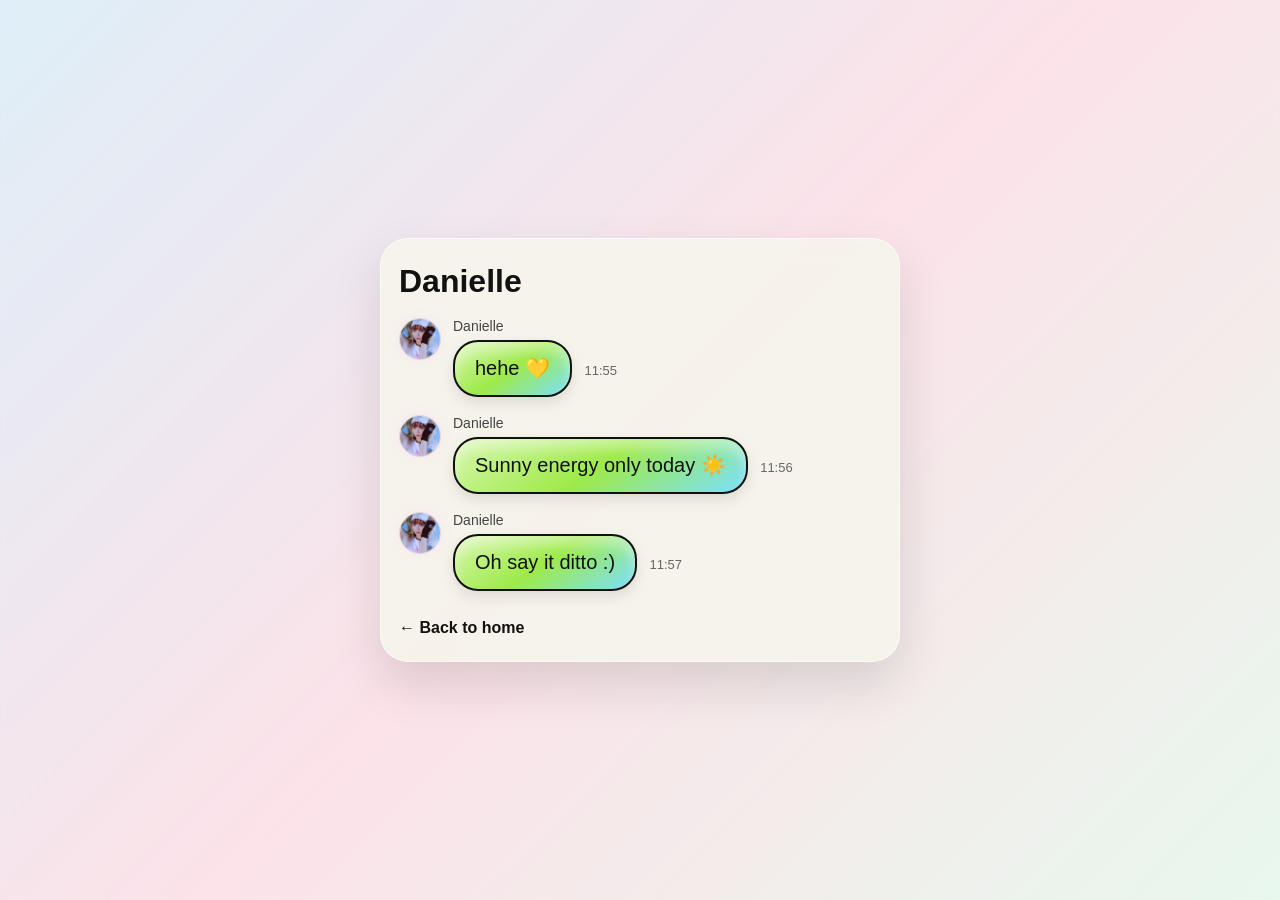
<file: danielle.html>
<!DOCTYPE html>
<html lang="en">
<head>
  <meta charset="UTF-8" />
  <meta name="viewport" content="width=device-width, initial-scale=1.0" />
  <title>Danielle</title>
  <link rel="stylesheet" href="styles.css" />
</head>
<body class="member-page">
  <main class="member-shell">
    <section class="member-panel">
      <h1 class="member-title">Danielle</h1>

      <div class="msg">
        <img class="avatar" src="images/danielle.jpg" alt="Danielle avatar" />
        <div class="msg-content">
          <div class="name">Danielle</div>
          <div class="bubble small">hehe 💛</div>
          <div class="time">11:55</div>
        </div>
      </div>

      <div class="msg">
        <img class="avatar" src="images/danielle.jpg" alt="Danielle avatar" />
        <div class="msg-content">
          <div class="name">Danielle</div>
          <div class="bubble">Sunny energy only today ☀️</div>
          <div class="time">11:56</div>
        </div>
      </div>

      <div class="msg">
        <img class="avatar" src="images/danielle.jpg" alt="Danielle avatar" />
        <div class="msg-content">
          <div class="name">Danielle</div>
          <div class="bubble small">Oh say it ditto :)</div>
          <div class="time">11:57</div>
        </div>
      </div>

      <a class="back-link" href="index.html">← Back to home</a>
    </section>
  </main>
</body>
</html>
</file>
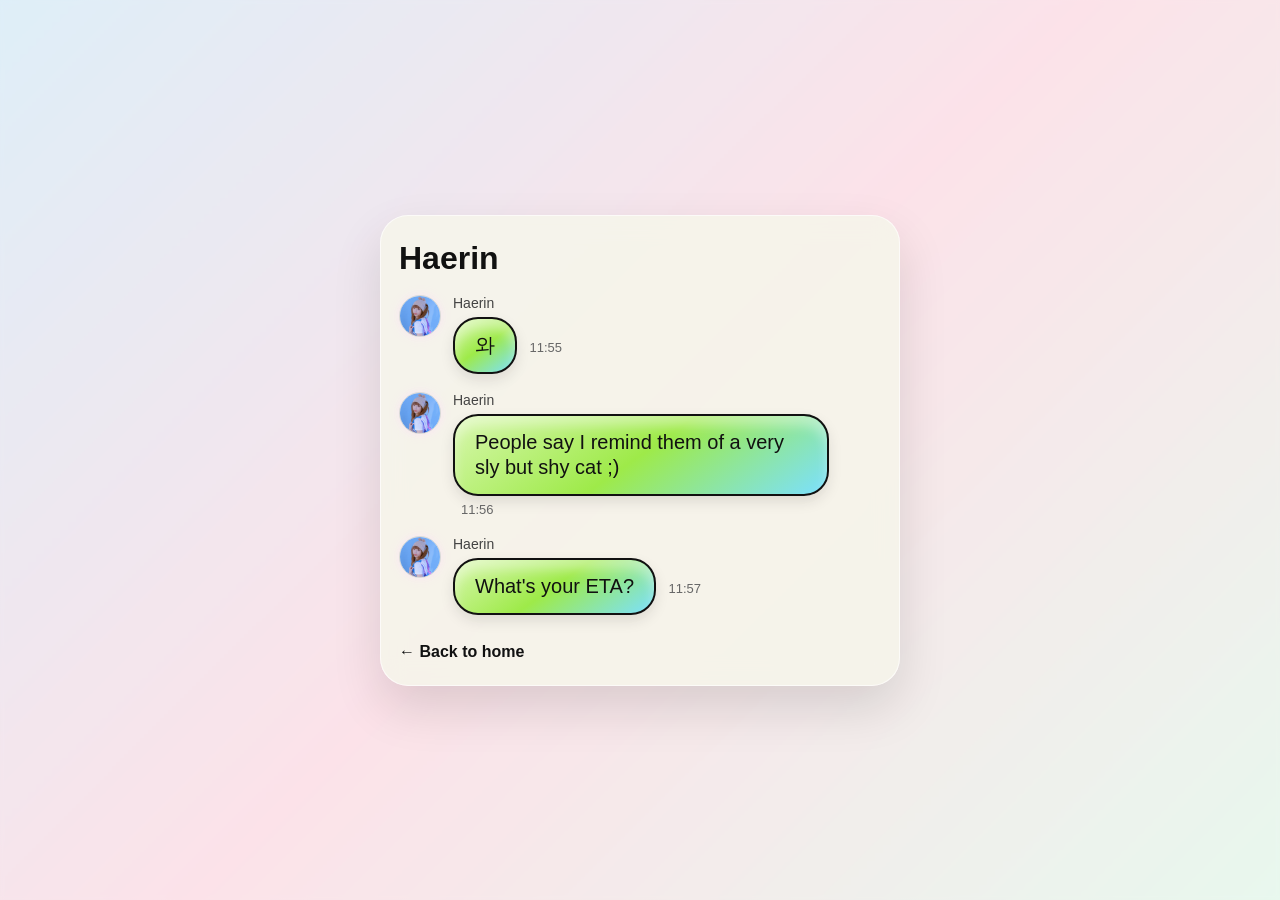
<file: haerin.html>
<!DOCTYPE html>
<html lang="en">
<head>
  <meta charset="UTF-8" />
  <meta name="viewport" content="width=device-width, initial-scale=1.0" />
  <title>Haerin</title>
  <link rel="stylesheet" href="styles.css" />
</head>
<body class="member-page">
  <main class="member-shell">
    <section class="member-panel">
      <h1 class="member-title">Haerin</h1>

      <div class="msg">
        <img class="avatar" src="images/haerin.jpg" alt="Haerin avatar" />
        <div class="msg-content">
          <div class="name">Haerin</div>
          <div class="bubble small">와</div>
          <div class="time">11:55</div>
        </div>
      </div>

      <div class="msg">
        <img class="avatar" src="images/haerin.jpg" alt="Haerin avatar" />
        <div class="msg-content">
          <div class="name">Haerin</div>
          <div class="bubble">People say I remind them of a very sly but shy cat ;)</div>
          <div class="time">11:56</div>
        </div>
      </div>

      <div class="msg">
        <img class="avatar" src="images/haerin.jpg" alt="Haerin avatar" />
        <div class="msg-content">
          <div class="name">Haerin</div>
          <div class="bubble small">What's your ETA?</div>
          <div class="time">11:57</div>
        </div>
      </div>

      <a class="back-link" href="index.html">← Back to home</a>
    </section>
  </main>
</body>
</html>
</file>
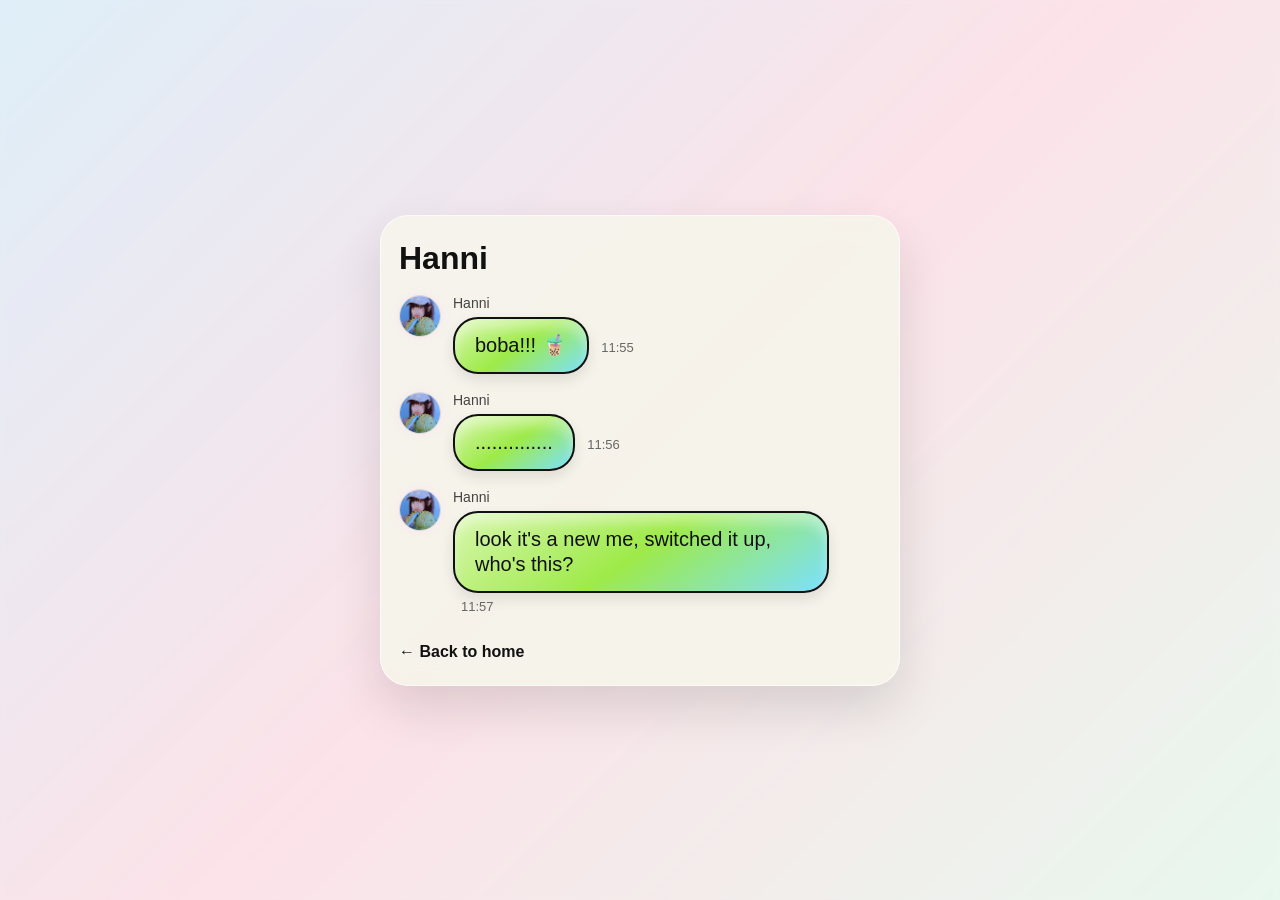
<file: hanni.html>
<!DOCTYPE html>
<html lang="en">
<head>
  <meta charset="UTF-8" />
  <meta name="viewport" content="width=device-width, initial-scale=1.0" />
  <title>Hanni</title>
  <link rel="stylesheet" href="styles.css" />
</head>
<body class="member-page">
  <main class="member-shell">
    <section class="member-panel">
      <h1 class="member-title">Hanni</h1>

      <div class="msg">
        <img class="avatar" src="images/hanni.jpg" alt="Hanni avatar" />
        <div class="msg-content">
          <div class="name">Hanni</div>
          <div class="bubble small">boba!!! 🧋</div>
          <div class="time">11:55</div>
        </div>
      </div>

      <div class="msg">
        <img class="avatar" src="images/hanni.jpg" alt="Hanni avatar" />
        <div class="msg-content">
          <div class="name">Hanni</div>
          <div class="bubble">..............</div>
          <div class="time">11:56</div>
        </div>
      </div>

      <div class="msg">
        <img class="avatar" src="images/hanni.jpg" alt="Hanni avatar" />
        <div class="msg-content">
          <div class="name">Hanni</div>
          <div class="bubble small">look it's a new me, switched it up, who's this?</div>
          <div class="time">11:57</div>
        </div>
      </div>

      <a class="back-link" href="index.html">← Back to home</a>
    </section>
  </main>
</body>
</html>
</file>
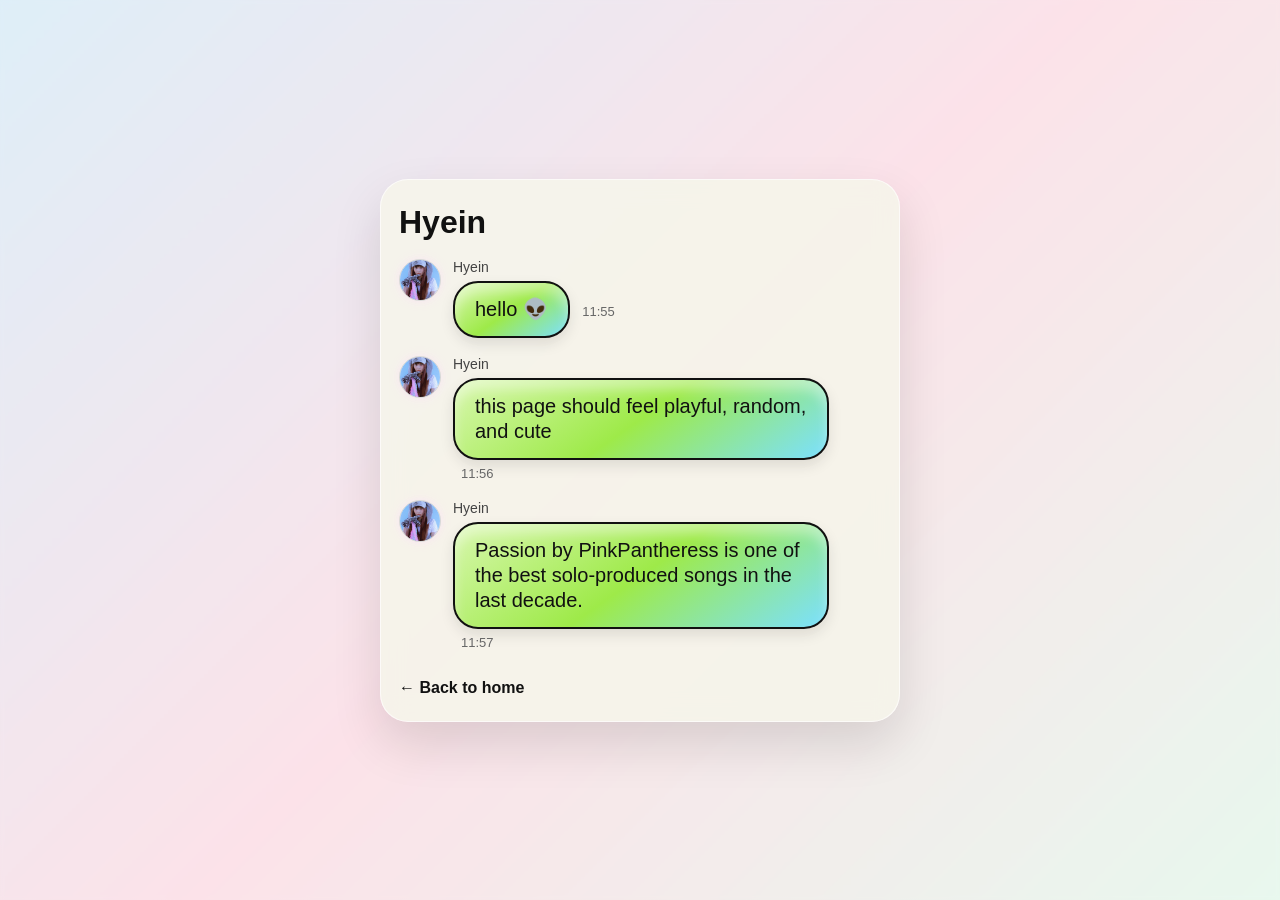
<file: hyein.html>
<!DOCTYPE html>
<html lang="en">
<head>
  <meta charset="UTF-8" />
  <meta name="viewport" content="width=device-width, initial-scale=1.0" />
  <title>Hyein</title>
  <link rel="stylesheet" href="styles.css" />
</head>
<body class="member-page">
  <main class="member-shell">
    <section class="member-panel">
      <h1 class="member-title">Hyein</h1>

      <div class="msg">
        <img class="avatar" src="images/hyein.jpg" alt="Hyein avatar" />
        <div class="msg-content">
          <div class="name">Hyein</div>
          <div class="bubble small">hello 👽</div>
          <div class="time">11:55</div>
        </div>
      </div>

      <div class="msg">
        <img class="avatar" src="images/hyein.jpg" alt="Hyein avatar" />
        <div class="msg-content">
          <div class="name">Hyein</div>
          <div class="bubble">this page should feel playful, random, and cute</div>
          <div class="time">11:56</div>
        </div>
      </div>

      <div class="msg">
        <img class="avatar" src="images/hyein.jpg" alt="Hyein avatar" />
        <div class="msg-content">
          <div class="name">Hyein</div>
          <div class="bubble small">Passion by PinkPantheress is one of the best solo-produced songs in the last decade.</div>
          <div class="time">11:57</div>
        </div>
      </div>

      <a class="back-link" href="index.html">← Back to home</a>
    </section>
  </main>
</body>
</html>
</file>
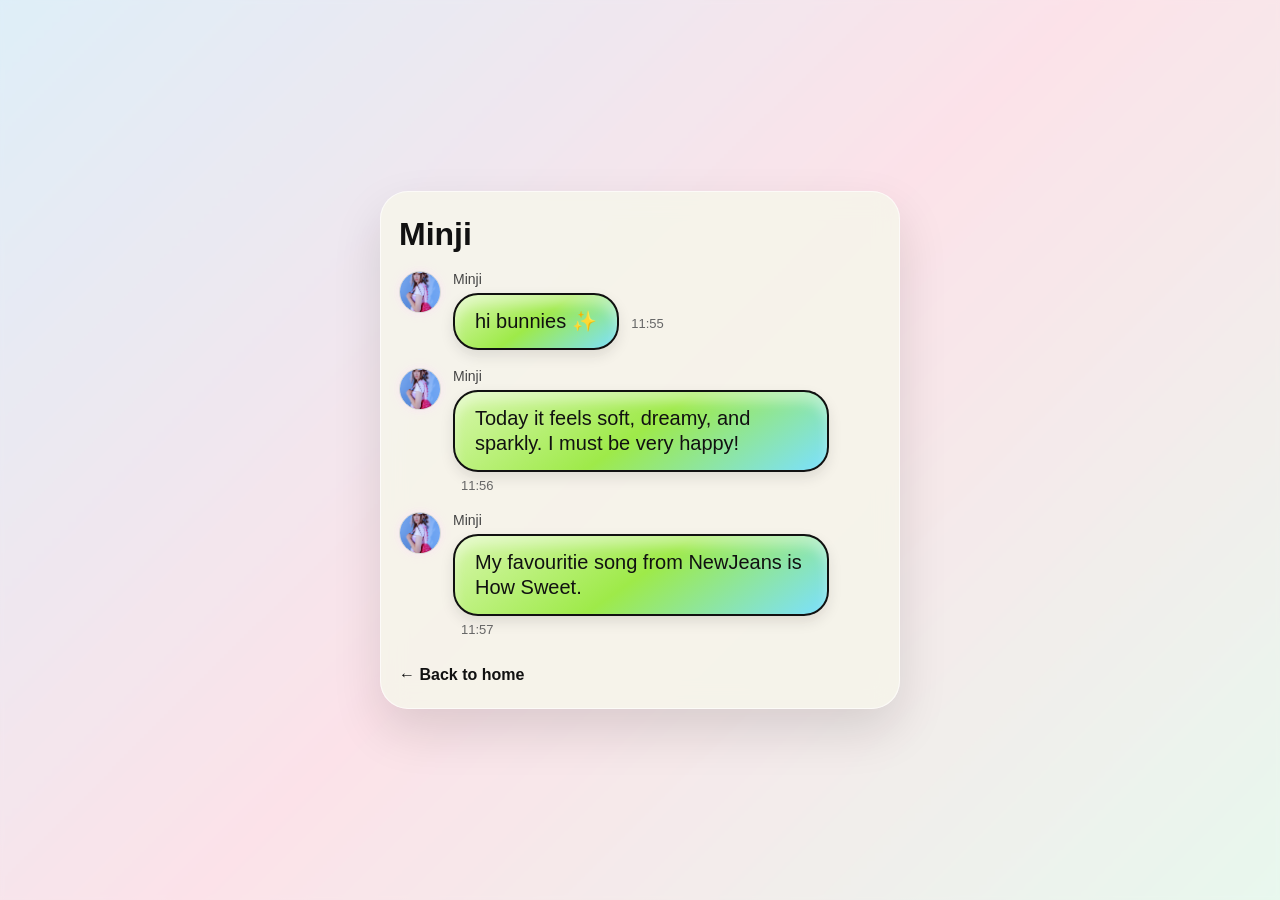
<file: minji.html>
<!DOCTYPE html>
<html lang="en">
<head>
  <meta charset="UTF-8" />
  <meta name="viewport" content="width=device-width, initial-scale=1.0" />
  <title>Minji</title>
  <link rel="stylesheet" href="styles.css" />
</head>
<body class="member-page">
  <main class="member-shell">
    <section class="member-panel">
      <h1 class="member-title">Minji</h1>

      <div class="msg">
        <img class="avatar" src="images/minji.jpg" alt="Minji avatar" />
        <div class="msg-content">
          <div class="name">Minji</div>
          <div class="bubble small">hi bunnies ✨</div>
          <div class="time">11:55</div>
        </div>
      </div>

      <div class="msg">
        <img class="avatar" src="images/minji.jpg" alt="Minji avatar" />
        <div class="msg-content">
          <div class="name">Minji</div>
          <div class="bubble">Today it feels soft, dreamy, and sparkly. I must be very happy!</div>
          <div class="time">11:56</div>
        </div>
      </div>

      <div class="msg">
        <img class="avatar" src="images/minji.jpg" alt="Minji avatar" />
        <div class="msg-content">
          <div class="name">Minji</div>
          <div class="bubble small">My favouritie song from NewJeans is How Sweet.</div>
          <div class="time">11:57</div>
        </div>
      </div>

      <a class="back-link" href="index.html">← Back to home</a>
    </section>
  </main>
</body>
</html>
</file>
<file: styles.css>
* {
  box-sizing: border-box;
}

html, body {
  margin: 0;
  min-height: 100%;
}

body {
  font-family: Arial, Helvetica, sans-serif;
  color: #111;
  min-height: 100vh;
  background-image:
    linear-gradient(rgba(255, 250, 255, 0.18), rgba(255, 250, 255, 0.18)),
    url("newjeans.light.png");
  background-size: cover;
  background-position: center;
  background-repeat: no-repeat;
  background-attachment: fixed;
  overflow-x: hidden;
  position: relative;
}

body::before {
  content: "";
  position: fixed;
  inset: 0;
  background: rgba(248, 246, 236, 0.38);
  backdrop-filter: blur(2px);
  z-index: 0;
}

#cursor {
  position: fixed;
  width: 32px;
  height: 32px;
  pointer-events: none;
  z-index: 9999;
  left: 0;
  top: 0;
}

.page-shell {
  min-height: 100vh;
  display: flex;
  justify-content: center;
  align-items: center;
  padding: 32px 16px;
  position: relative;
  z-index: 2;
}

.chat-panel {
  width: min(460px, 100%);
  background: rgba(245, 244, 234, 0.9);
  border: 1px solid rgba(255, 255, 255, 0.65);
  border-radius: 28px;
  box-shadow: 0 22px 50px rgba(0, 0, 0, 0.12);
  backdrop-filter: blur(12px);
  padding: 22px 18px 24px;
}

.chat-header {
  margin-bottom: 18px;
}

.chat-header-left {
  display: flex;
  align-items: center;
  gap: 12px;
}

.chat-dot {
  width: 14px;
  height: 14px;
  border-radius: 50%;
  background: linear-gradient(#d8f7ae, #9eea49);
  border: 2px solid #1c1c1c;
  flex-shrink: 0;
}

.chat-header h1 {
  margin: 0;
  font-size: 1.9rem;
  line-height: 1;
}

.chat-header p {
  margin: 6px 0 0;
  color: #555;
  font-size: 0.95rem;
}

.live-chat {
  min-height: 170px;
  max-height: 280px;
  overflow-y: auto;
  padding-right: 4px;
  margin-bottom: 10px;
}

.live-chat::-webkit-scrollbar {
  width: 8px;
}

.live-chat::-webkit-scrollbar-thumb {
  background: rgba(0, 0, 0, 0.12);
  border-radius: 999px;
}

.msg {
  display: flex;
  align-items: flex-start;
  gap: 12px;
  margin: 18px 0;
}

.avatar {
  width: 42px;
  height: 42px;
  border-radius: 50%;
  object-fit: cover;
  display: block;
  flex-shrink: 0;
  border: 1px solid #d7d7d7;
  box-shadow: 0 0 10px rgba(255, 200, 255, 0.35);
}

.msg-content {
  max-width: 78%;
}

.name {
  font-size: 14px;
  color: #444;
  margin-bottom: 6px;
}

.bubble {
  display: inline-block;
  background: linear-gradient(#d8f7ae, #9eea49);
  border: 2px solid #1c1c1c;
  border-radius: 28px;
  padding: 16px 20px;
  font-size: 20px;
  line-height: 1.25;
  color: #111;
  text-decoration: none;
  box-shadow: inset 0 12px 16px rgba(255, 255, 255, 0.2);
  transition: transform 0.18s ease, box-shadow 0.18s ease;
}

.bubble:hover {
  transform: translateY(-2px) scale(1.02);
  box-shadow: inset 0 12px 16px rgba(255, 255, 255, 0.2), 0 10px 18px rgba(0, 0, 0, 0.08);
}

.small {
  font-size: 18px;
  padding: 12px 18px;
}

.link-bubble {
  cursor: pointer;
}

.time {
  display: inline-block;
  margin-top: 6px;
  margin-left: 8px;
  color: #666;
  font-size: 13px;
}

.member-links {
  margin-top: 14px;
  border-top: 1px solid rgba(0, 0, 0, 0.08);
  padding-top: 8px;
}

.typing {
  display: flex;
  gap: 6px;
  align-items: center;
  padding: 10px 0 4px 54px;
  min-height: 24px;
}

.typing.hidden {
  visibility: hidden;
}

.typing span {
  width: 8px;
  height: 8px;
  border-radius: 50%;
  background: #818181;
  animation: typingBounce 1.1s infinite;
}

.typing span:nth-child(2) {
  animation-delay: 0.15s;
}

.typing span:nth-child(3) {
  animation-delay: 0.3s;
}

@keyframes typingBounce {
  0%, 100% { opacity: 0.3; transform: translateY(0); }
  50% { opacity: 1; transform: translateY(-3px); }
}

.live-in {
  animation: messageIn 0.35s ease;
}

@keyframes messageIn {
  from {
    opacity: 0;
    transform: translateY(12px) scale(0.98);
  }
  to {
    opacity: 1;
    transform: translateY(0) scale(1);
  }
}

#notification {
  position: fixed;
  left: 50%;
  bottom: 20px;
  transform: translateX(-50%) translateY(18px);
  opacity: 0;
  z-index: 9998;
  background: linear-gradient(#d8f7ae, #9eea49);
  border: 2px solid #1c1c1c;
  border-radius: 999px;
  padding: 12px 18px;
  font-size: 16px;
  box-shadow: 0 10px 25px rgba(0, 0, 0, 0.12);
  transition: opacity 0.25s ease, transform 0.25s ease;
}

#notification.show {
  opacity: 1;
  transform: translateX(-50%) translateY(0);
}

.floating-chat {
  position: fixed;
  inset: 0;
  overflow: hidden;
  pointer-events: none;
  z-index: 1;
}

.float-bubble {
  position: absolute;
  background: linear-gradient(#d8f7ae, #9eea49);
  border: 2px solid #1c1c1c;
  border-radius: 28px;
  padding: 10px 16px;
  font-size: 16px;
  opacity: 0.9;
  box-shadow: inset 0 8px 14px rgba(255, 255, 255, 0.2);
  animation: floatAround 20s linear infinite;
}

.float-bubble:nth-child(1) {
  left: 8%;
  top: 14%;
  animation-delay: 0s;
}

.float-bubble:nth-child(2) {
  right: 10%;
  top: 18%;
  animation-delay: 4s;
}

.float-bubble:nth-child(3) {
  left: 12%;
  bottom: 18%;
  animation-delay: 8s;
}

.float-bubble:nth-child(4) {
  right: 14%;
  bottom: 22%;
  animation-delay: 2s;
}

.float-bubble:nth-child(5) {
  left: 50%;
  top: 10%;
  animation-delay: 6s;
}

@keyframes floatAround {
  0% { transform: translateY(0px) translateX(0px); }
  25% { transform: translateY(-10px) translateX(8px); }
  50% { transform: translateY(0px) translateX(-8px); }
  75% { transform: translateY(10px) translateX(6px); }
  100% { transform: translateY(0px) translateX(0px); }
}

.member-page {
  display: block;
}

.member-shell {
  min-height: 100vh;
  display: flex;
  justify-content: center;
  align-items: center;
  padding: 32px 16px;
  position: relative;
  z-index: 2;
}

.member-panel {
  width: min(520px, 100%);
  background: rgba(245, 244, 234, 0.9);
  border: 1px solid rgba(255, 255, 255, 0.65);
  border-radius: 28px;
  box-shadow: 0 22px 50px rgba(0, 0, 0, 0.12);
  backdrop-filter: blur(12px);
  padding: 24px 18px;
}

.member-title {
  margin: 0 0 14px;
  font-size: 2rem;
}

.back-link {
  display: inline-block;
  margin-top: 10px;
  color: #111;
  font-weight: 700;
  text-decoration: none;
}

.back-link:hover {
  text-decoration: underline;
}

@media (max-width: 640px) {
  #cursor {
    display: none;
  }

  .chat-panel,
  .member-panel {
    border-radius: 22px;
    padding: 18px 14px 20px;
  }

  .chat-header h1,
  .member-title {
    font-size: 1.6rem;
  }

  .bubble {
    font-size: 18px;
  }

  .small {
    font-size: 16px;
  }

  .msg-content {
    max-width: 100%;
  }

  .float-bubble {
    font-size: 14px;
    padding: 8px 12px;
  }
}
:root{
--blue:#cfe9ff;
--pink:#ffd6e7;
--mint:#dff8ef;
--yellow:#fff4c8;
--purple:#e5d9ff;
}
body{
background:linear-gradient(
135deg,
var(--blue),
var(--pink),
var(--mint)
);
}
.bubble{
background:linear-gradient(
145deg,
#d8f7ae,
#9eea49,
#7be0ff
);

border:2px solid #111;
border-radius:25px;
padding:14px 20px;
font-size:20px;

box-shadow:
inset 0 10px 12px rgba(255,255,255,0.4),
0 6px 14px rgba(0,0,0,0.1);
}
.bubble:hover{
transform:scale(1.05);
}
.sticker{
position:fixed;
font-size:28px;
opacity:.5;
animation:float 15s linear infinite;
}

@keyframes float{
from{transform:translateY(100vh)}
to{transform:translateY(-100vh)}
}
.panel{
background:rgba(255,255,255,0.7);
border-radius:20px;
padding:20px;
backdrop-filter:blur(8px);
}
body{
font-family:"Comic Sans MS", "Arial Rounded MT", sans-serif;
}
audio{
position:fixed;
bottom:20px;
right:20px;
width:220px;
}
</file>
